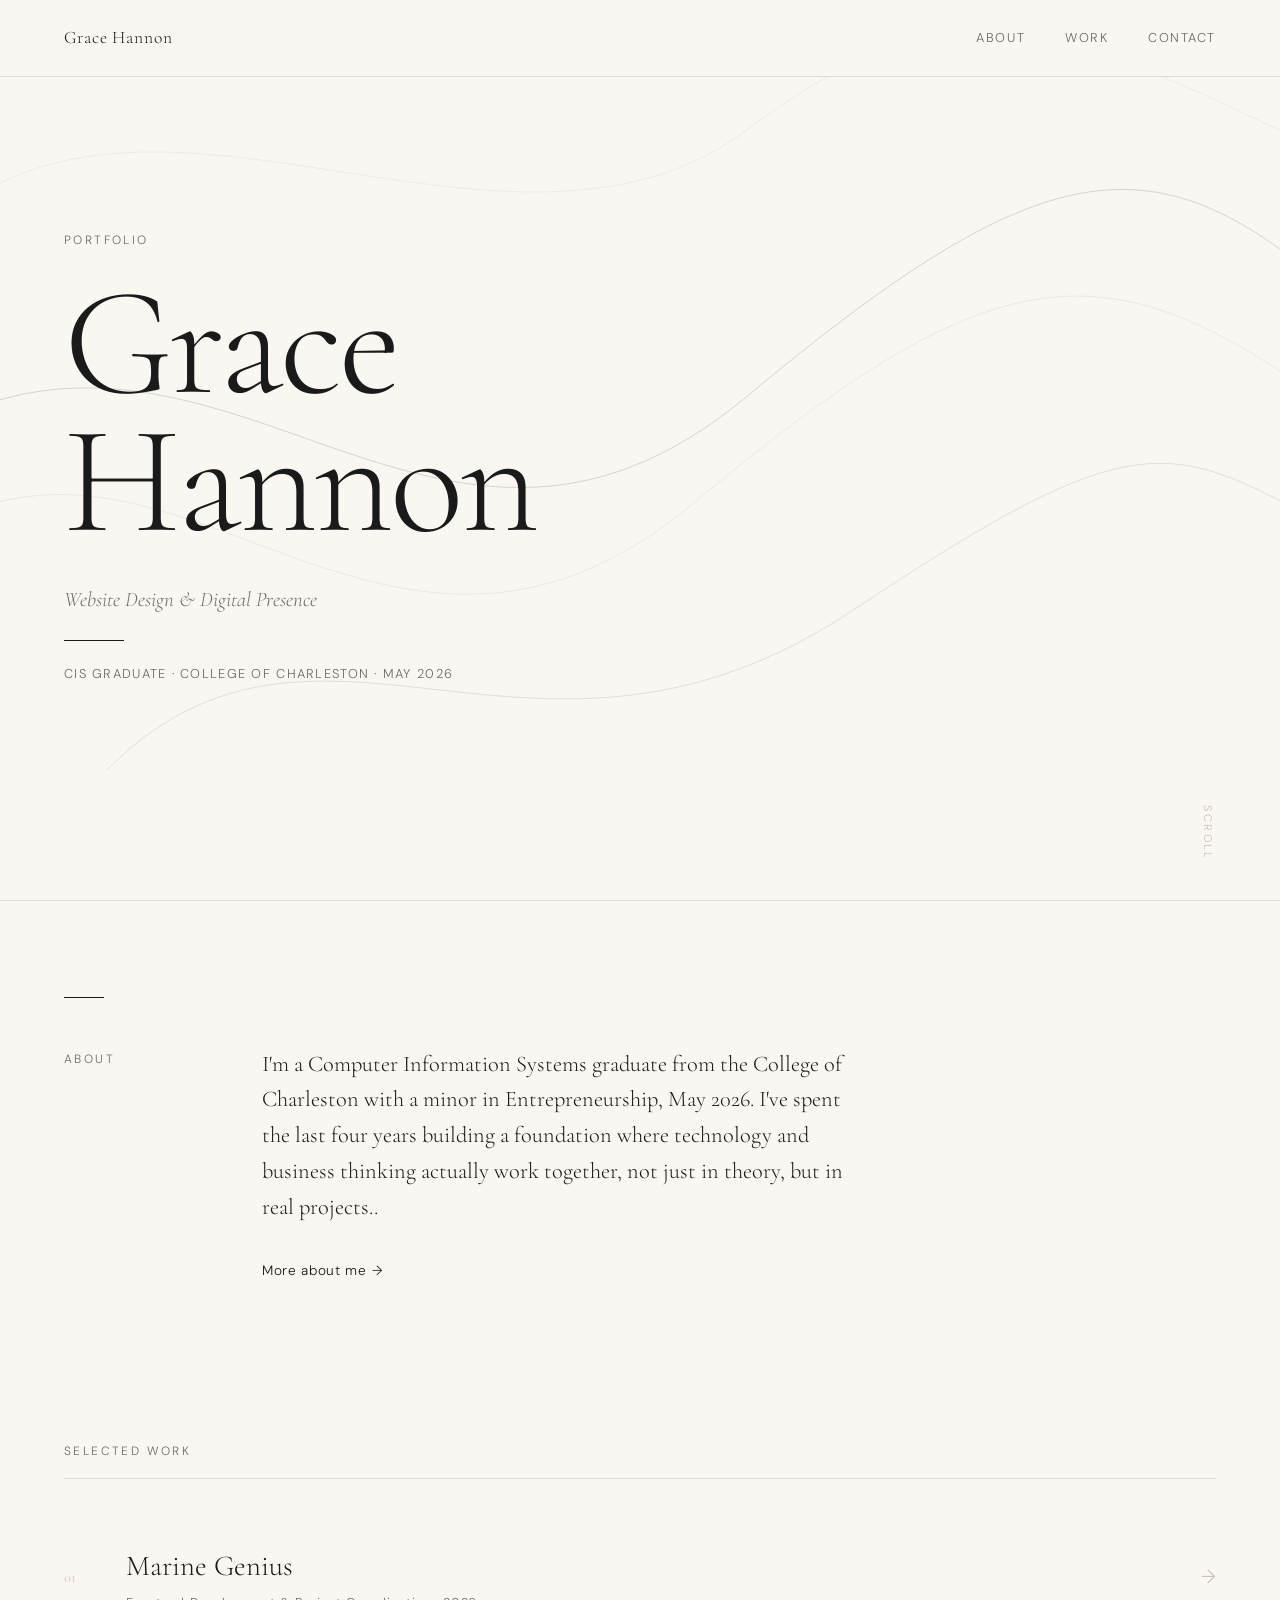
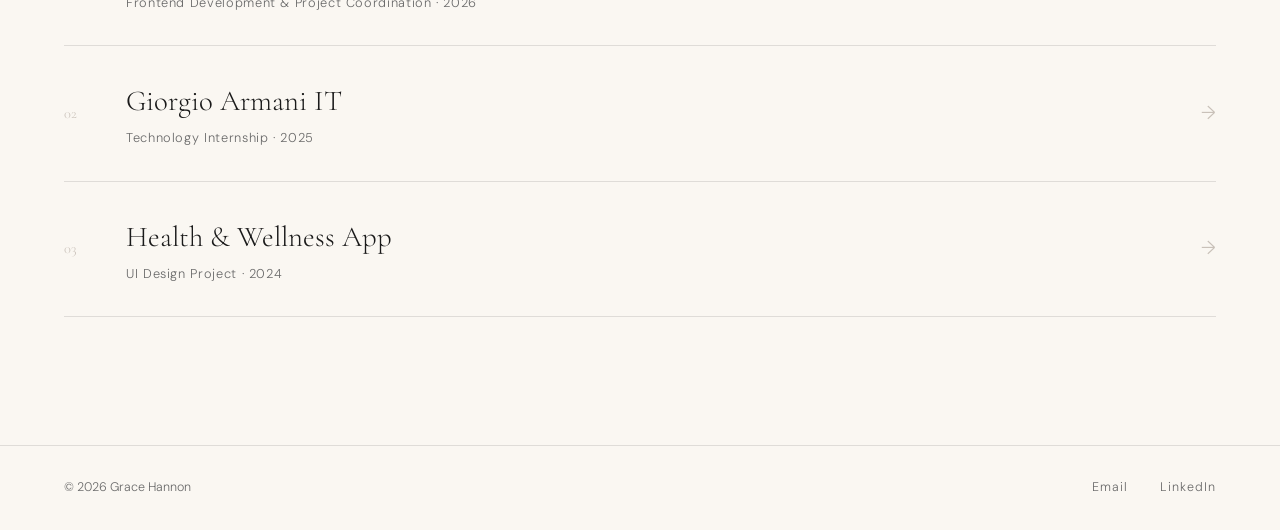
<file: index.html>
<!DOCTYPE html>
<html lang="en">
<head>
  <meta charset="UTF-8">
  <meta name="viewport" content="width=device-width, initial-scale=1.0">
  <title>Grace Hannon</title>
  <link rel="stylesheet" href="style.css">
  <link href="https://fonts.googleapis.com/css2?family=Cormorant+Garamond:ital,wght@0,300;0,400;1,300;1,400&family=DM+Sans:wght@300;400&display=swap" rel="stylesheet">
</head>
<body>
  <nav>
    <a href="index.html" class="nav-name">Grace Hannon</a>
    <div class="nav-links">
      <a href="about.html">About</a>
      <a href="work.html">Work</a>
      <a href="contact.html">Contact</a>
    </div>
  </nav>

  <main class="hero">
    <svg class="flow-bg" viewBox="0 0 1200 800" xmlns="http://www.w3.org/2000/svg">
      <path d="M-100,400 C200,200 400,600 700,350 S1100,100 1300,300" fill="none" stroke="#1a1a1a" stroke-width="0.6" opacity="0.25"/>
      <path d="M-100,500 C150,300 350,700 650,450 S1050,200 1300,400" fill="none" stroke="#1a1a1a" stroke-width="0.4" opacity="0.15"/>
      <path d="M100,700 C300,500 500,750 800,550 S1100,400 1300,500" fill="none" stroke="#1a1a1a" stroke-width="0.5" opacity="0.2"/>
      <path d="M0,150 C200,50 500,250 700,100 S1000,0 1300,150" fill="none" stroke="#1a1a1a" stroke-width="0.4" opacity="0.12"/>
    </svg>

    <div class="hero-content">
      <p class="hero-pre">Portfolio</p>
      <h1 class="hero-name">Grace<br>Hannon</h1>
      <p class="hero-tagline">Website Design & Digital Presence</p>
      <div class="hero-line"></div>
      <p class="hero-sub">CIS Graduate · College of Charleston · May 2026</p>
    </div>

    <div class="hero-scroll">Scroll</div>
  </main>

  <section class="home-intro">
    <div class="intro-line"></div>
    <div class="intro-grid">
      <div class="intro-label">About</div>
      <div class="intro-text">
        <p>
I'm a Computer Information Systems graduate from the College of Charleston with a minor in Entrepreneurship, May 2026. I've spent the last four years building a foundation where technology and business thinking actually work together, not just in theory, but in real projects..</p>
        <a href="about.html" class="btn-text">More about me →</a>
      </div>
    </div>
  </section>

  <section class="home-work">
    <div class="section-label">Selected Work</div>
    <div class="work-preview-grid">
      <a href="work.html" class="work-preview-card">
        <div class="card-num">01</div>
        <div class="card-info">
          <h3>Marine Genius</h3>
          <p>Frontend Development & Project Coordination · 2026</p>
        </div>
        <div class="card-arrow">→</div>
      </a>
      <a href="work.html" class="work-preview-card">
        <div class="card-num">02</div>
        <div class="card-info">
          <h3>Giorgio Armani IT</h3>
          <p>Technology Internship · 2025</p>
        </div>
        <div class="card-arrow">→</div>
      </a>
      <a href="work.html" class="work-preview-card">
        <div class="card-num">03</div>
        <div class="card-info">
          <h3>Health & Wellness App</h3>
          <p>UI Design Project · 2024</p>
        </div>
        <div class="card-arrow">→</div>
      </a>
    </div>
  </section>

  <footer>
    <p>© 2026 Grace Hannon</p>
    <div class="footer-links">
      <a href="mailto:graceannehannon@icloud.com">Email</a>
      <a href="https://linkedin.com/in/graceahannon" target="_blank">LinkedIn</a>
    </div>
  </footer>
</body>
</html>
</file>
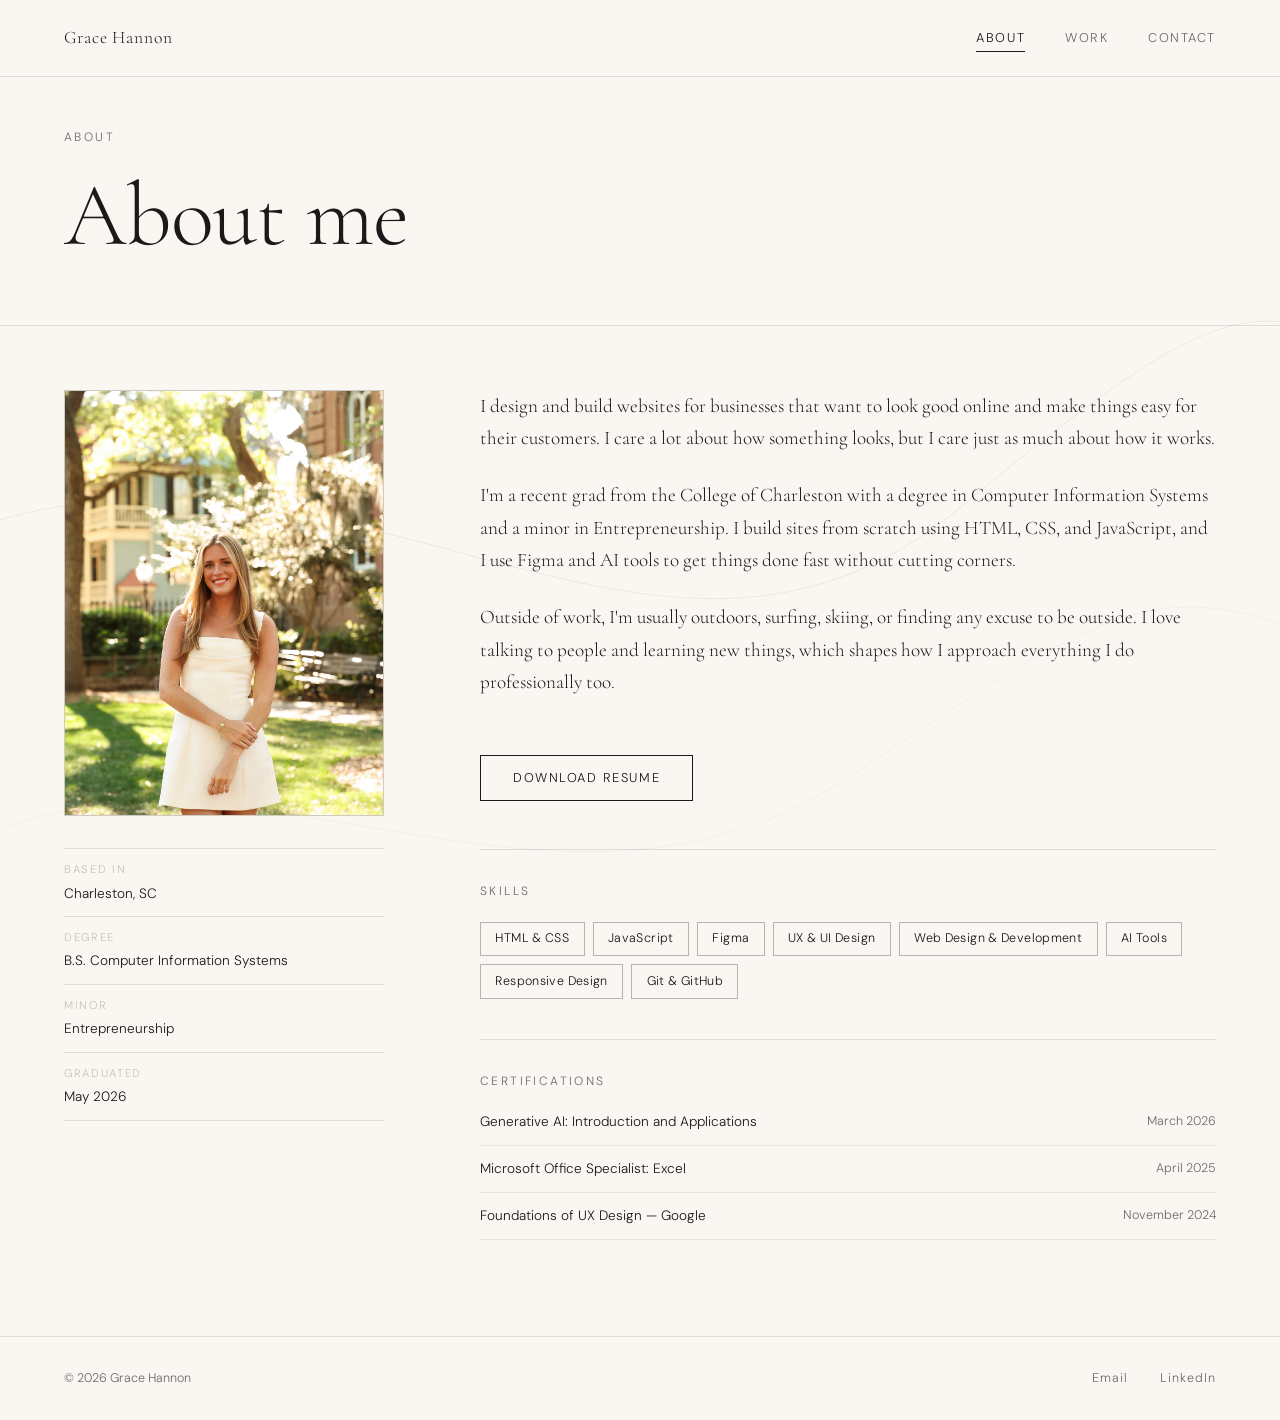
<file: about.html>
<!DOCTYPE html>
<html lang="en">
<head>
  <meta charset="UTF-8">
  <meta name="viewport" content="width=device-width, initial-scale=1.0">
  <title>About — Grace Hannon</title>
  <link rel="stylesheet" href="style.css">
  <link href="https://fonts.googleapis.com/css2?family=Cormorant+Garamond:ital,wght@0,300;0,400;1,300;1,400&family=DM+Sans:wght@300;400&display=swap" rel="stylesheet">
</head>
<body>
  <nav>
    <a href="index.html" class="nav-name">Grace Hannon</a>
    <div class="nav-links">
      <a href="about.html" class="active">About</a>
      <a href="work.html">Work</a>
      <a href="contact.html">Contact</a>
    </div>
  </nav>

  <main class="about-main">
    <svg class="flow-bg flow-bg--subtle" viewBox="0 0 1200 800" xmlns="http://www.w3.org/2000/svg">
      <path d="M-100,300 C300,100 600,500 900,250 S1200,50 1400,200" fill="none" stroke="#1a1a1a" stroke-width="0.5" opacity="0.18"/>
      <path d="M-100,600 C200,400 500,700 800,500 S1100,300 1400,450" fill="none" stroke="#1a1a1a" stroke-width="0.4" opacity="0.12"/>
    </svg>

    <div class="page-header">
      <p class="page-label">About</p>
      <h1 class="page-title">About me</h1>
    </div>

    <div class="about-grid">
      <div class="about-photo-col">
        <div class="about-photo-wrap">
          <img src="grace.jpg" alt="Grace Hannon" class="about-photo">
        </div>
        <div class="about-quick">
          <div class="quick-item">
            <span class="quick-label">Based in</span>
            <span class="quick-val">Charleston, SC</span>
          </div>
          <div class="quick-item">
            <span class="quick-label">Degree</span>
            <span class="quick-val">B.S. Computer Information Systems</span>
          </div>
          <div class="quick-item">
            <span class="quick-label">Minor</span>
            <span class="quick-val">Entrepreneurship</span>
          </div>
          <div class="quick-item">
            <span class="quick-label">Graduated</span>
            <span class="quick-val">May 2026</span>
          </div>
        </div>
      </div>

      <div class="about-text-col">
        <p class="about-bio">
          I design and build websites for businesses that want to look good online and make things easy for their customers. I care a lot about how something looks, but I care just as much about how it works.</p>

        <p class="about-bio">I'm a recent grad from the College of Charleston with a degree in Computer Information Systems and a minor in Entrepreneurship. I build sites from scratch using HTML, CSS, and JavaScript, and I use Figma and AI tools to get things done fast without cutting corners.</p>

        <p class="about-bio">Outside of work, I'm usually outdoors, surfing, skiing, or finding any excuse to be outside. I love talking to people and learning new things, which shapes how I approach everything I do professionally too.</p>

        <a href="Grace_Hannon_Resume.pdf" download class="btn-outline" style="margin-top: 2rem; display: inline-block;">Download Resume</a>

        <div class="skills-section">
          <p class="skills-title">Skills</p>
          <div class="skills-grid">
  <span class="skill-tag">HTML & CSS</span>
  <span class="skill-tag">JavaScript</span>
  <span class="skill-tag">Figma</span>
  <span class="skill-tag">UX & UI Design</span>
  <span class="skill-tag">Web Design & Development</span>
  <span class="skill-tag">AI Tools</span>
  <span class="skill-tag">Responsive Design</span>
  <span class="skill-tag">Git & GitHub</span>
          </div>
        </div>

        <div class="certs-section">
          <p class="skills-title">Certifications</p>
          <div class="cert-list">
            <div class="cert-item">
              <span>Generative AI: Introduction and Applications</span>
              <span class="cert-date">March 2026</span>
            </div>
            <div class="cert-item">
              <span>Microsoft Office Specialist: Excel</span>
              <span class="cert-date">April 2025</span>
            </div>
            <div class="cert-item">
              <span>Foundations of UX Design — Google</span>
              <span class="cert-date">November 2024</span>
            </div>
          </div>
        </div>
      </div>
    </div>
  </main>

  <footer>
    <p>© 2026 Grace Hannon</p>
    <div class="footer-links">
      <a href="mailto:graceannehannon@icloud.com">Email</a>
      <a href="https://linkedin.com/in/graceahannon" target="_blank">LinkedIn</a>
    </div>
  </footer>
</body>
</html>
</file>
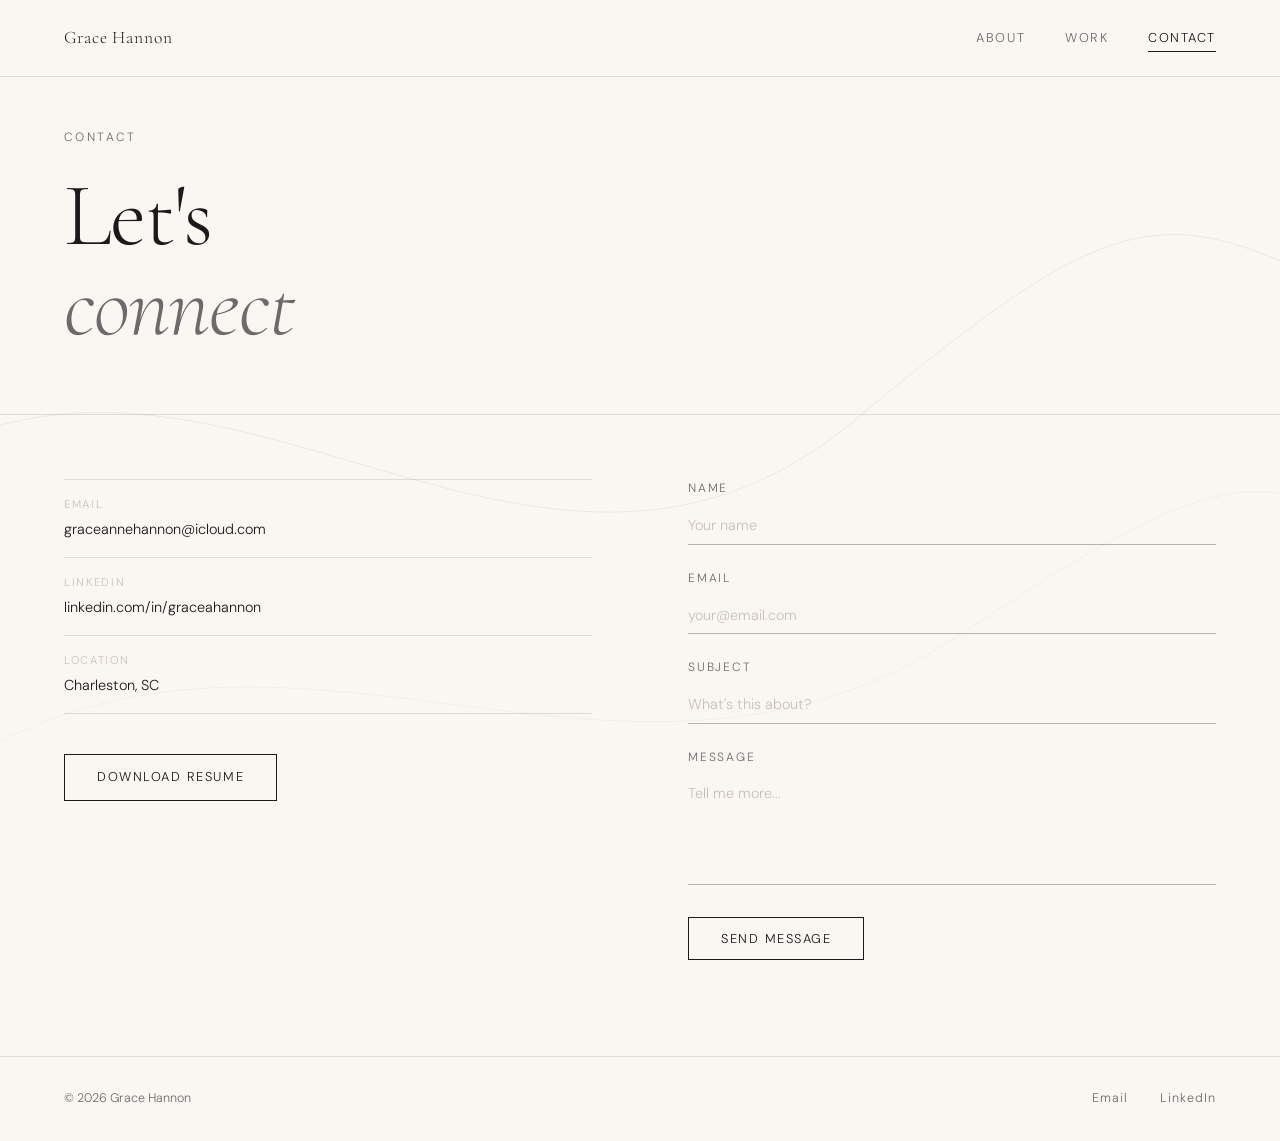
<file: contact.html>
<!DOCTYPE html>
<html lang="en">
<head>
  <meta charset="UTF-8">
  <meta name="viewport" content="width=device-width, initial-scale=1.0">
  <title>Contact — Grace Hannon</title>
  <link rel="stylesheet" href="style.css">
  <link href="https://fonts.googleapis.com/css2?family=Cormorant+Garamond:ital,wght@0,300;0,400;1,300;1,400&family=DM+Sans:wght@300;400&display=swap" rel="stylesheet">
</head>
<body>
  <nav>
    <a href="index.html" class="nav-name">Grace Hannon</a>
    <div class="nav-links">
      <a href="about.html">About</a>
      <a href="work.html">Work</a>
      <a href="contact.html" class="active">Contact</a>
    </div>
  </nav>

  <main class="contact-main">
    <svg class="flow-bg flow-bg--subtle" viewBox="0 0 1200 800" xmlns="http://www.w3.org/2000/svg">
      <path d="M-100,350 C200,150 500,550 800,300 S1100,100 1400,250" fill="none" stroke="#1a1a1a" stroke-width="0.5" opacity="0.18"/>
      <path d="M0,600 C300,450 600,700 900,500 S1200,350 1400,480" fill="none" stroke="#1a1a1a" stroke-width="0.4" opacity="0.12"/>
    </svg>

    <div class="page-header">
      <p class="page-label">Contact</p>
      <h1 class="page-title">Let's<br><em>connect</em></h1>
    </div>

    <div class="contact-grid">
      <div class="contact-info">

        <div class="contact-details">
          <div class="contact-detail-item">
            <span class="contact-detail-label">Email</span>
            <a href="mailto:graceannehannon@icloud.com" class="contact-detail-val">graceannehannon@icloud.com</a>
          </div>
          <div class="contact-detail-item">
            <span class="contact-detail-label">LinkedIn</span>
            <a href="https://linkedin.com/in/graceahannon" target="_blank" class="contact-detail-val">linkedin.com/in/graceahannon</a>
          </div>
          <div class="contact-detail-item">
            <span class="contact-detail-label">Location</span>
            <span class="contact-detail-val">Charleston, SC</span>
          </div>
        </div>

        <a href="Grace_Hannon_Resume.pdf" download class="btn-outline" style="margin-top: 2.5rem; display: inline-block;">Download Resume</a>
      </div>

      <div class="contact-form-col">
        <!-- Replace YOUR_FORM_ID with your Formspree form ID after signing up at formspree.io -->
        <form action="https://formspree.io/f/mlgagnbr" method="POST" class="contact-form">
          <div class="form-group">
            <label for="name">Name</label>
            <input type="text" id="name" name="name" required placeholder="Your name">
          </div>
          <div class="form-group">
            <label for="email">Email</label>
            <input type="email" id="email" name="email" required placeholder="your@email.com">
          </div>
          <div class="form-group">
            <label for="subject">Subject</label>
            <input type="text" id="subject" name="subject" placeholder="What's this about?">
          </div>
          <div class="form-group">
            <label for="message">Message</label>
            <textarea id="message" name="message" rows="5" required placeholder="Tell me more..."></textarea>
          </div>
          <button type="submit" class="btn-outline btn-submit">Send Message</button>
        </form>
      </div>
    </div>
  </main>

  <footer>
    <p>© 2026 Grace Hannon</p>
    <div class="footer-links">
      <a href="mailto:graceannehannon@icloud.com">Email</a>
      <a href="https://linkedin.com/in/graceahannon" target="_blank">LinkedIn</a>
    </div>
  </footer>
</body>
</html>
</file>
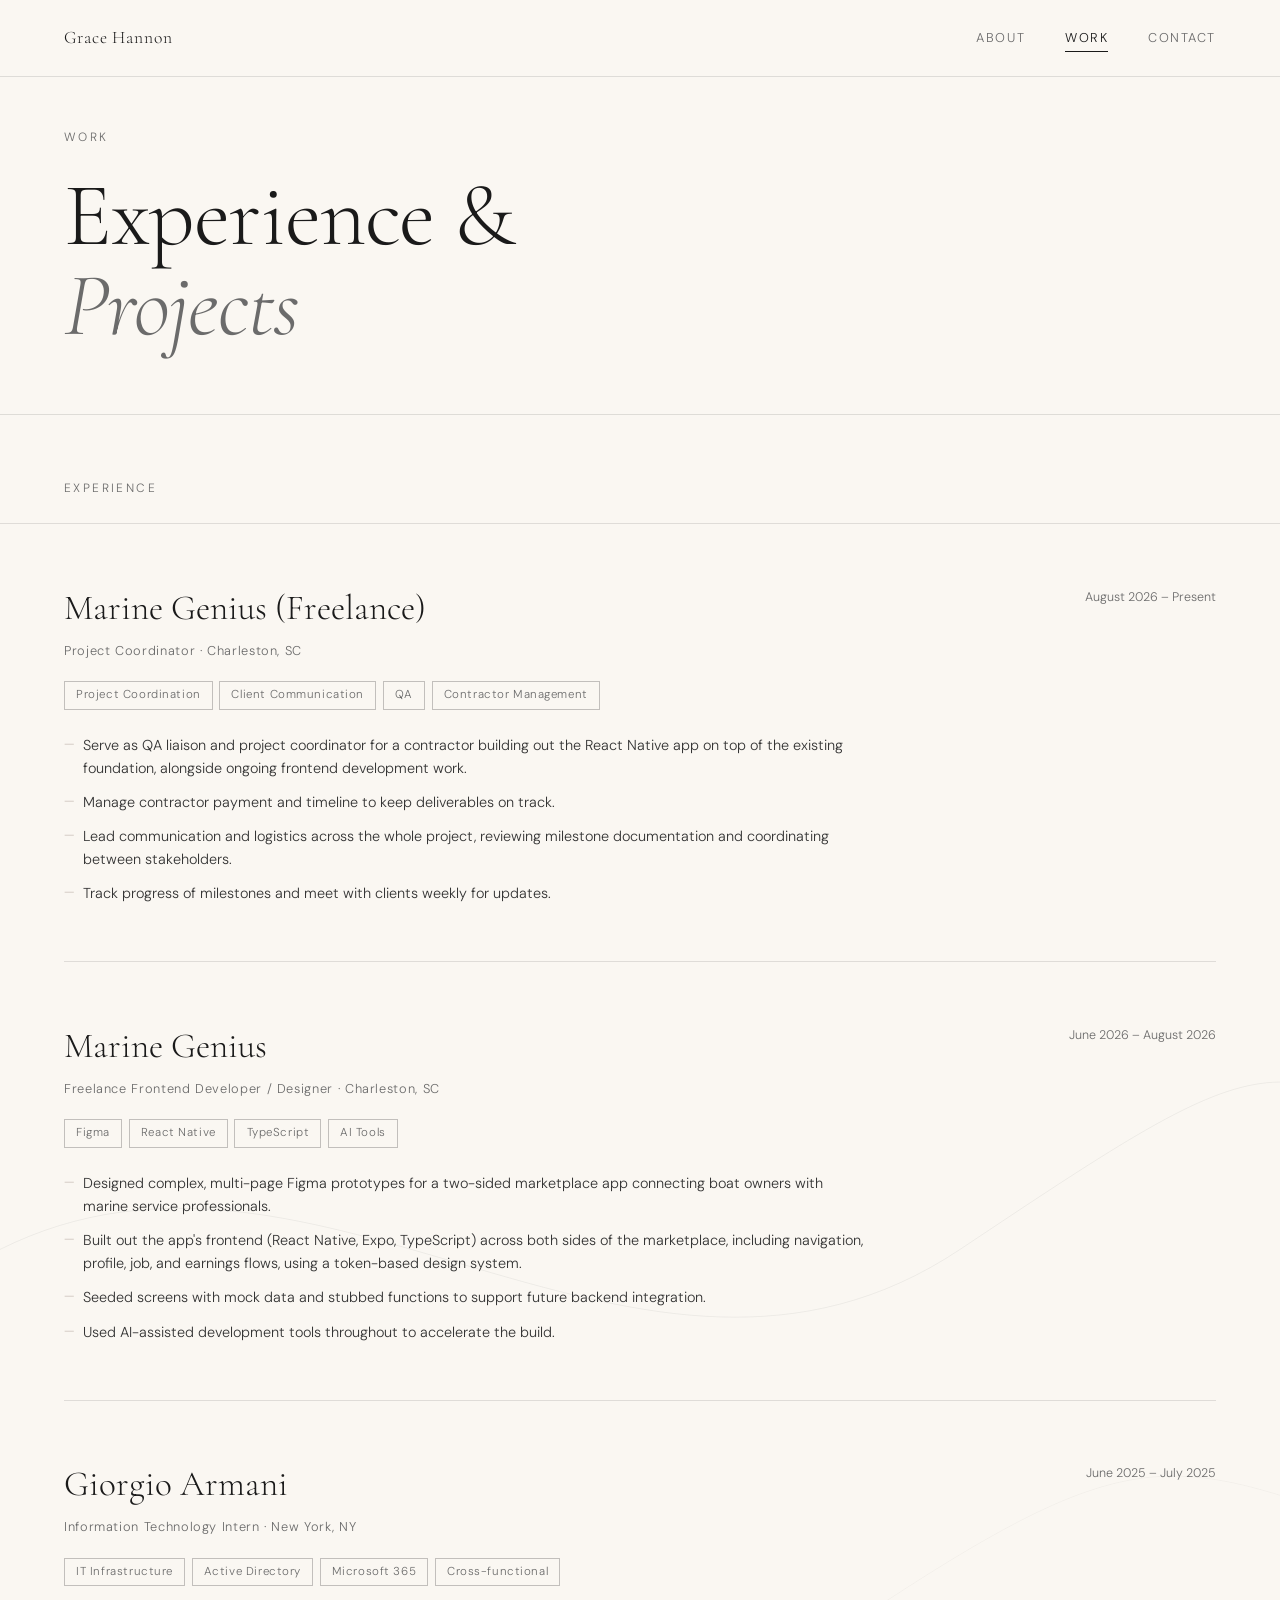
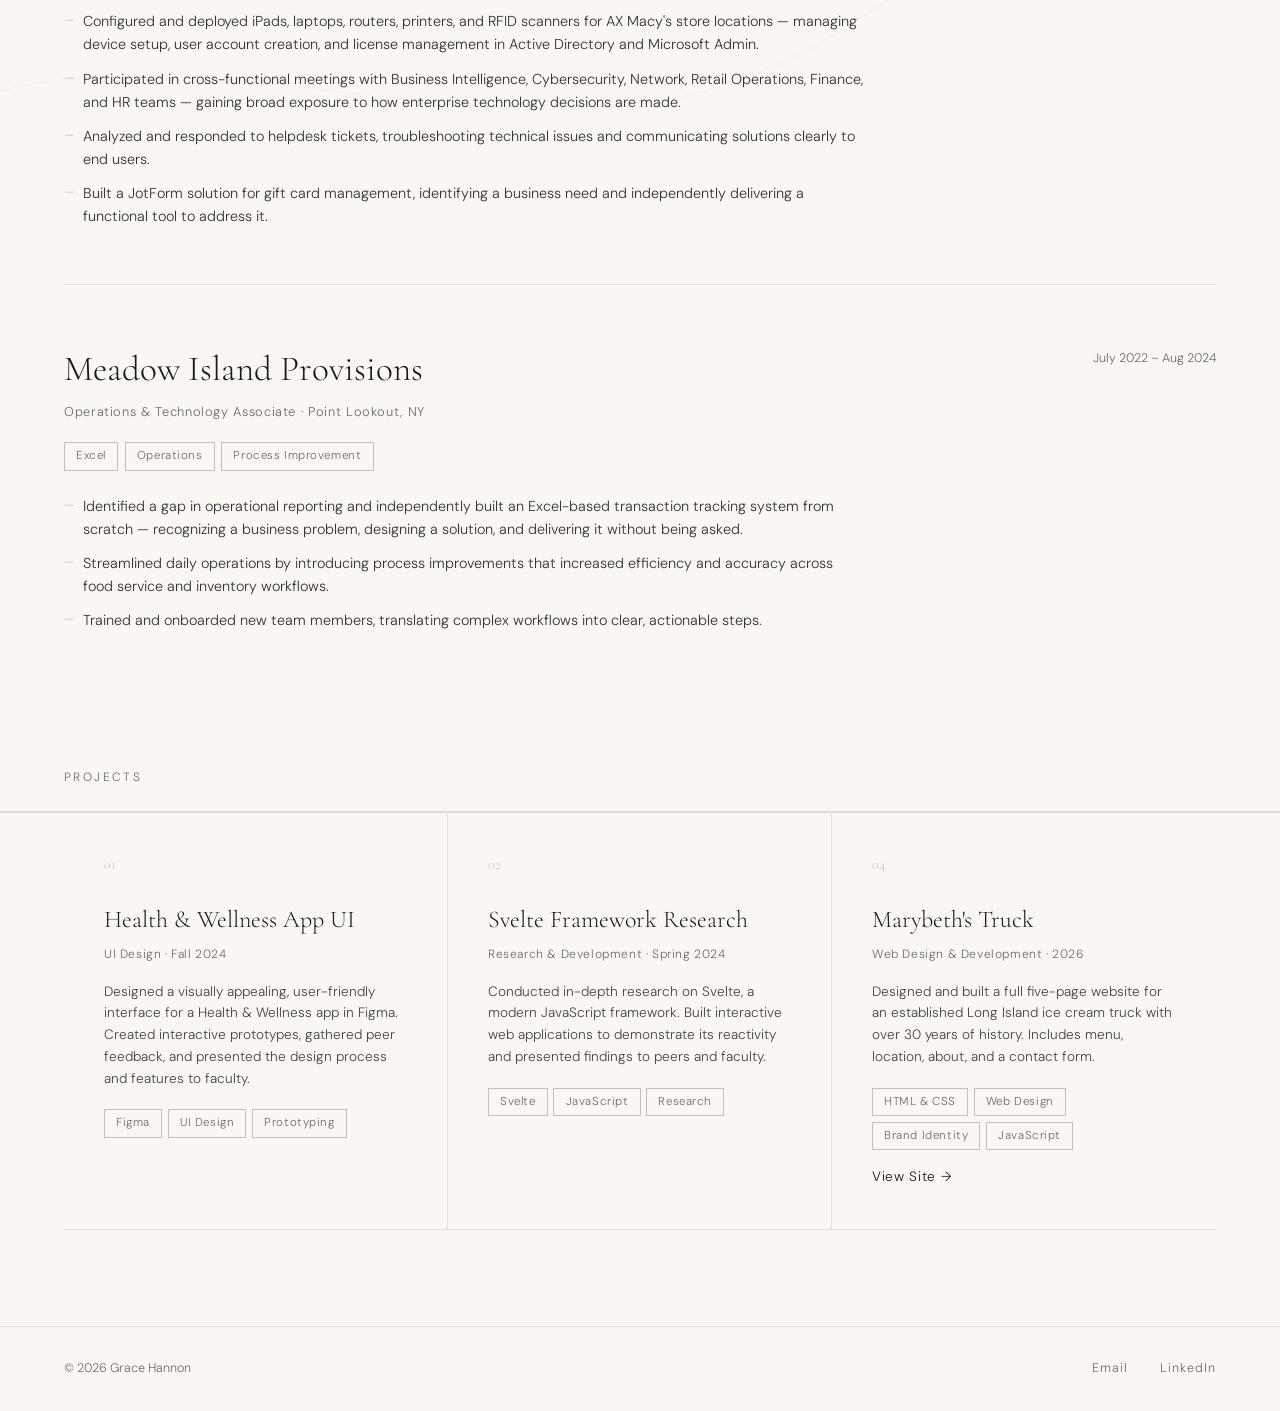
<file: work.html>
<!DOCTYPE html>
<html lang="en">
<head>
  <meta charset="UTF-8">
  <meta name="viewport" content="width=device-width, initial-scale=1.0">
  <title>Work — Grace Hannon</title>
  <link rel="stylesheet" href="style.css">
  <link href="https://fonts.googleapis.com/css2?family=Cormorant+Garamond:ital,wght@0,300;0,400;1,300;1,400&family=DM+Sans:wght@300;400&display=swap" rel="stylesheet">
</head>
<body>
  <nav>
    <a href="index.html" class="nav-name">Grace Hannon</a>
    <div class="nav-links">
      <a href="about.html">About</a>
      <a href="work.html" class="active">Work</a>
      <a href="contact.html">Contact</a>
    </div>
  </nav>

  <main class="work-main">
    <svg class="flow-bg flow-bg--subtle" viewBox="0 0 1200 800" xmlns="http://www.w3.org/2000/svg">
      <path d="M0,200 C300,50 600,400 900,200 S1200,0 1400,150" fill="none" stroke="#1a1a1a" stroke-width="0.5" opacity="0.15"/>
      <path d="M-100,650 C200,500 500,750 800,550 S1100,400 1400,500" fill="none" stroke="#1a1a1a" stroke-width="0.4" opacity="0.1"/>
    </svg>

    <div class="page-header">
      <p class="page-label">Work</p>
      <h1 class="page-title">Experience &<br><em>Projects</em></h1>
    </div>

    <div class="work-section-label">Experience</div>

    <div class="work-list">

      <div class="work-item">
        <div class="work-item-header">
          <div>
            <h2 class="work-item-title">Marine Genius (Freelance)</h2>
            <p class="work-item-sub">Project Coordinator · Charleston, SC</p>
          </div>
          <span class="work-item-date">August 2026 – Present</span>
        </div>
        <div class="work-item-tags">
          <span class="tag">Project Coordination</span>
          <span class="tag">Client Communication</span>
          <span class="tag">QA</span>
          <span class="tag">Contractor Management</span>
        </div>
        <ul class="work-item-bullets">
          <li>Serve as QA liaison and project coordinator for a contractor building out the React Native app on top of the existing foundation, alongside ongoing frontend development work.</li>
          <li>Manage contractor payment and timeline to keep deliverables on track.</li>
          <li>Lead communication and logistics across the whole project, reviewing milestone documentation and coordinating between stakeholders.</li>
          <li>Track progress of milestones and meet with clients weekly for updates.</li>
        </ul>
      </div>

      <div class="work-divider"></div>

      <div class="work-item">
        <div class="work-item-header">
          <div>
            <h2 class="work-item-title">Marine Genius</h2>
            <p class="work-item-sub">Freelance Frontend Developer / Designer · Charleston, SC</p>
          </div>
          <span class="work-item-date">June 2026 – August 2026</span>
        </div>
        <div class="work-item-tags">
          <span class="tag">Figma</span>
          <span class="tag">React Native</span>
          <span class="tag">TypeScript</span>
          <span class="tag">AI Tools</span>
        </div>
        <ul class="work-item-bullets">
          <li>Designed complex, multi-page Figma prototypes for a two-sided marketplace app connecting boat owners with marine service professionals.</li>
          <li>Built out the app's frontend (React Native, Expo, TypeScript) across both sides of the marketplace, including navigation, profile, job, and earnings flows, using a token-based design system.</li>
          <li>Seeded screens with mock data and stubbed functions to support future backend integration.</li>
          <li>Used AI-assisted development tools throughout to accelerate the build.</li>
        </ul>
      </div>

      <div class="work-divider"></div>

      <div class="work-item">
        <div class="work-item-header">
          <div>
            <h2 class="work-item-title">Giorgio Armani</h2>
            <p class="work-item-sub">Information Technology Intern · New York, NY</p>
          </div>
          <span class="work-item-date">June 2025 – July 2025</span>
        </div>
        <div class="work-item-tags">
          <span class="tag">IT Infrastructure</span>
          <span class="tag">Active Directory</span>
          <span class="tag">Microsoft 365</span>
          <span class="tag">Cross-functional</span>
        </div>
        <ul class="work-item-bullets">
          <li>Configured and deployed iPads, laptops, routers, printers, and RFID scanners for AX Macy's store locations — managing device setup, user account creation, and license management in Active Directory and Microsoft Admin.</li>
          <li>Participated in cross-functional meetings with Business Intelligence, Cybersecurity, Network, Retail Operations, Finance, and HR teams — gaining broad exposure to how enterprise technology decisions are made.</li>
          <li>Analyzed and responded to helpdesk tickets, troubleshooting technical issues and communicating solutions clearly to end users.</li>
          <li>Built a JotForm solution for gift card management, identifying a business need and independently delivering a functional tool to address it.</li>
        </ul>
      </div>

      <div class="work-divider"></div>

      <div class="work-item">
        <div class="work-item-header">
          <div>
            <h2 class="work-item-title">Meadow Island Provisions</h2>
            <p class="work-item-sub">Operations & Technology Associate · Point Lookout, NY</p>
          </div>
          <span class="work-item-date">July 2022 – Aug 2024</span>
        </div>
        <div class="work-item-tags">
          <span class="tag">Excel</span>
          <span class="tag">Operations</span>
          <span class="tag">Process Improvement</span>
        </div>
        <ul class="work-item-bullets">
          <li>Identified a gap in operational reporting and independently built an Excel-based transaction tracking system from scratch — recognizing a business problem, designing a solution, and delivering it without being asked.</li>
          <li>Streamlined daily operations by introducing process improvements that increased efficiency and accuracy across food service and inventory workflows.</li>
          <li>Trained and onboarded new team members, translating complex workflows into clear, actionable steps.</li>
        </ul>
      </div>

    </div>

    <div class="work-section-label" style="margin-top: 5rem;">Projects</div>

    <div class="projects-grid">

      <div class="project-card">
        <div class="project-num">01</div>
        <h3 class="project-title">Health & Wellness App UI</h3>
        <p class="project-meta">UI Design · Fall 2024</p>
        <p class="project-desc">Designed a visually appealing, user-friendly interface for a Health & Wellness app in Figma. Created interactive prototypes, gathered peer feedback, and presented the design process and features to faculty.</p>
        <div class="project-tags">
          <span class="tag">Figma</span>
          <span class="tag">UI Design</span>
          <span class="tag">Prototyping</span>
        </div>
      </div>

      <div class="project-card">
        <div class="project-num">02</div>
        <h3 class="project-title">Svelte Framework Research</h3>
        <p class="project-meta">Research & Development · Spring 2024</p>
        <p class="project-desc">Conducted in-depth research on Svelte, a modern JavaScript framework. Built interactive web applications to demonstrate its reactivity and presented findings to peers and faculty.</p>
        <div class="project-tags">
          <span class="tag">Svelte</span>
          <span class="tag">JavaScript</span>
          <span class="tag">Research</span>
        </div>
      </div>
      <div class="project-card">
        <div class="project-num">04</div>
        <h3 class="project-title">Marybeth's Truck</h3>
        <p class="project-meta">Web Design & Development · 2026</p>
        <p class="project-desc">Designed and built a full five-page website for an established Long Island ice cream truck with over 30 years of history. Includes menu, location, about, and a contact form.</p>
        <div class="project-tags">
          <span class="tag">HTML & CSS</span>
          <span class="tag">Web Design</span>
          <span class="tag">Brand Identity</span>
          <span class="tag">JavaScript</span>
        </div>
        <a href="https://marybethstruck.netlify.app/" target="_blank" class="btn-text" style="margin-top: 1rem; display: inline-block; font-size: 0.85rem;">View Site →</a>
      </div>
      </div>

    </div>

  </main>

  <footer>
    <p>© 2026 Grace Hannon</p>
    <div class="footer-links">
      <a href="mailto:graceannehannon@icloud.com">Email</a>
      <a href="https://linkedin.com/in/graceahannon" target="_blank">LinkedIn</a>
    </div>
  </footer>
</body>
</html>
</file>
<file: style.css>
/* ============================================
   GRACE HANNON PORTFOLIO
   Aesthetic: Editorial organic minimalism
   ============================================ */

@import url('https://fonts.googleapis.com/css2?family=Cormorant+Garamond:ital,wght@0,300;0,400;1,300;1,400&family=DM+Sans:wght@300;400&display=swap');

:root {
  --beige: #FAF7F2;
  --beige-dark: #F0EBE3;
  --black: #1a1a1a;
  --gray: #6b6b6b;
  --gray-light: #c8c0b8;
  --serif: 'Cormorant Garamond', Georgia, serif;
  --sans: 'DM Sans', sans-serif;
}

*, *::before, *::after {
  box-sizing: border-box;
  margin: 0;
  padding: 0;
}

html {
  scroll-behavior: smooth;
}

body {
  background-color: var(--beige);
  color: var(--black);
  font-family: var(--sans);
  font-weight: 300;
  line-height: 1.6;
  min-height: 100vh;
  overflow-x: hidden;
}

/* ---- NAVIGATION ---- */
nav {
  position: fixed;
  top: 0;
  left: 0;
  right: 0;
  z-index: 100;
  display: flex;
  justify-content: space-between;
  align-items: center;
  padding: 1.5rem 4rem;
  background: rgba(250, 247, 242, 0.92);
  backdrop-filter: blur(8px);
  border-bottom: 0.5px solid rgba(26, 26, 26, 0.12);
}

.nav-name {
  font-family: var(--serif);
  font-size: 1.1rem;
  font-weight: 300;
  color: var(--black);
  text-decoration: none;
  letter-spacing: 0.05em;
}

.nav-links {
  display: flex;
  gap: 2.5rem;
}

.nav-links a {
  font-family: var(--sans);
  font-size: 0.8rem;
  font-weight: 300;
  color: var(--gray);
  text-decoration: none;
  letter-spacing: 0.12em;
  text-transform: uppercase;
  transition: color 0.2s;
  position: relative;
}

.nav-links a::after {
  content: '';
  position: absolute;
  bottom: -3px;
  left: 0;
  width: 0;
  height: 0.5px;
  background: var(--black);
  transition: width 0.3s;
}

.nav-links a:hover,
.nav-links a.active {
  color: var(--black);
}

.nav-links a:hover::after,
.nav-links a.active::after {
  width: 100%;
}

/* ---- FLOW SVG ---- */
.flow-bg {
  position: absolute;
  top: 0;
  left: 0;
  width: 100%;
  height: 100%;
  pointer-events: none;
  z-index: 0;
}

.flow-bg--subtle {
  opacity: 0.7;
}

/* ---- BUTTONS ---- */
.btn-outline {
  display: inline-block;
  padding: 0.75rem 2rem;
  border: 0.5px solid var(--black);
  color: var(--black);
  text-decoration: none;
  font-family: var(--sans);
  font-size: 0.8rem;
  font-weight: 300;
  letter-spacing: 0.12em;
  text-transform: uppercase;
  transition: all 0.25s;
  cursor: pointer;
  background: transparent;
}

.btn-outline:hover {
  background: var(--black);
  color: var(--beige);
}

.btn-text {
  display: inline-block;
  color: var(--black);
  text-decoration: none;
  font-family: var(--sans);
  font-size: 0.85rem;
  font-weight: 300;
  letter-spacing: 0.05em;
  transition: opacity 0.2s;
}

.btn-text:hover {
  opacity: 0.5;
}

/* ---- HERO ---- */
.hero {
  position: relative;
  min-height: 100vh;
  display: flex;
  flex-direction: column;
  justify-content: center;
  padding: 8rem 4rem 4rem;
  overflow: hidden;
}

.hero-content {
  position: relative;
  z-index: 1;
  max-width: 700px;
}

.hero-pre {
  font-family: var(--sans);
  font-size: 0.75rem;
  letter-spacing: 0.2em;
  text-transform: uppercase;
  color: var(--gray);
  margin-bottom: 1.5rem;
}

.hero-name {
  font-family: var(--serif);
  font-size: clamp(5rem, 12vw, 10rem);
  font-weight: 300;
  line-height: 0.9;
  letter-spacing: -0.02em;
  margin-bottom: 2rem;
}

.hero-tagline {
  font-family: var(--serif);
  font-size: 1.3rem;
  font-weight: 300;
  font-style: italic;
  color: var(--gray);
  margin-bottom: 1.5rem;
}

.hero-line {
  width: 60px;
  height: 0.5px;
  background: var(--black);
  margin-bottom: 1.5rem;
}

.hero-sub {
  font-family: var(--sans);
  font-size: 0.8rem;
  letter-spacing: 0.1em;
  color: var(--gray);
  margin-bottom: 3rem;
  text-transform: uppercase;
}

.hero-cta {
  display: flex;
  align-items: center;
  gap: 2.5rem;
}

.hero-scroll {
  position: absolute;
  bottom: 2.5rem;
  right: 4rem;
  font-family: var(--sans);
  font-size: 0.7rem;
  letter-spacing: 0.2em;
  text-transform: uppercase;
  color: var(--gray-light);
  writing-mode: vertical-rl;
  z-index: 1;
}

/* ---- HOME INTRO ---- */
.home-intro {
  padding: 6rem 4rem;
  border-top: 0.5px solid rgba(26, 26, 26, 0.12);
}

.intro-line {
  width: 40px;
  height: 0.5px;
  background: var(--black);
  margin-bottom: 3rem;
}

.intro-grid {
  display: grid;
  grid-template-columns: 150px 1fr;
  gap: 3rem;
  max-width: 800px;
}

.intro-label {
  font-family: var(--sans);
  font-size: 0.75rem;
  letter-spacing: 0.2em;
  text-transform: uppercase;
  color: var(--gray);
  padding-top: 0.3rem;
}

.intro-text p {
  font-family: var(--serif);
  font-size: 1.4rem;
  font-weight: 300;
  line-height: 1.6;
  margin-bottom: 2rem;
}

/* ---- HOME WORK PREVIEW ---- */
.home-work {
  padding: 4rem 4rem 8rem;
}

.section-label {
  font-family: var(--sans);
  font-size: 0.75rem;
  letter-spacing: 0.2em;
  text-transform: uppercase;
  color: var(--gray);
  margin-bottom: 2rem;
  padding-bottom: 1rem;
  border-bottom: 0.5px solid rgba(26,26,26,0.12);
}

.work-preview-grid {
  display: flex;
  flex-direction: column;
}

.work-preview-card {
  display: flex;
  align-items: center;
  gap: 2rem;
  padding: 2rem 0;
  border-bottom: 0.5px solid rgba(26,26,26,0.12);
  text-decoration: none;
  color: var(--black);
  transition: all 0.25s;
}

.work-preview-card:hover {
  padding-left: 1rem;
}

.card-num {
  font-family: var(--serif);
  font-size: 0.9rem;
  color: var(--gray-light);
  min-width: 30px;
}

.card-info {
  flex: 1;
}

.card-info h3 {
  font-family: var(--serif);
  font-size: 1.8rem;
  font-weight: 300;
}

.card-info p {
  font-family: var(--sans);
  font-size: 0.8rem;
  color: var(--gray);
  letter-spacing: 0.05em;
  margin-top: 0.25rem;
}

.card-arrow {
  font-size: 1.2rem;
  color: var(--gray-light);
  transition: transform 0.25s;
}

.work-preview-card:hover .card-arrow {
  transform: translateX(5px);
  color: var(--black);
}

/* ---- PAGE HEADER ---- */
.page-header {
  position: relative;
  z-index: 1;
  padding: 8rem 4rem 4rem;
  border-bottom: 0.5px solid rgba(26,26,26,0.12);
  margin-bottom: 4rem;
}

.page-label {
  font-family: var(--sans);
  font-size: 0.75rem;
  letter-spacing: 0.2em;
  text-transform: uppercase;
  color: var(--gray);
  margin-bottom: 1.5rem;
}

.page-title {
  font-family: var(--serif);
  font-size: clamp(3rem, 7vw, 6rem);
  font-weight: 300;
  line-height: 1;
  letter-spacing: -0.01em;
}

.page-title em {
  font-style: italic;
  color: var(--gray);
}

/* ---- ABOUT PAGE ---- */
.about-main {
  position: relative;
  overflow: hidden;
}

.about-grid {
  display: grid;
  grid-template-columns: 320px 1fr;
  gap: 6rem;
  padding: 0 4rem 6rem;
}

.about-photo-wrap {
  position: relative;
}

.about-photo {
  width: 100%;
  aspect-ratio: 3/4;
  object-fit: cover;
  object-position: top;
  display: block;
  border: 0.5px solid rgba(26,26,26,0.2);
}

.about-quick {
  margin-top: 2rem;
  border-top: 0.5px solid rgba(26,26,26,0.12);
}

.quick-item {
  display: flex;
  flex-direction: column;
  padding: 0.75rem 0;
  border-bottom: 0.5px solid rgba(26,26,26,0.12);
}

.quick-label {
  font-family: var(--sans);
  font-size: 0.7rem;
  letter-spacing: 0.15em;
  text-transform: uppercase;
  color: var(--gray-light);
  margin-bottom: 0.2rem;
}

.quick-val {
  font-family: var(--sans);
  font-size: 0.85rem;
  color: var(--black);
}

.about-bio {
  font-family: var(--serif);
  font-size: 1.2rem;
  font-weight: 300;
  line-height: 1.7;
  margin-bottom: 1.5rem;
  color: var(--black);
}

.skills-section {
  margin-top: 3rem;
  padding-top: 2rem;
  border-top: 0.5px solid rgba(26,26,26,0.12);
}

.skills-title {
  font-family: var(--sans);
  font-size: 0.75rem;
  letter-spacing: 0.2em;
  text-transform: uppercase;
  color: var(--gray);
  margin-bottom: 1.25rem;
}

.skills-grid {
  display: flex;
  flex-wrap: wrap;
  gap: 0.5rem;
}

.skill-tag {
  display: inline-block;
  padding: 0.4rem 0.9rem;
  border: 0.5px solid rgba(26,26,26,0.3);
  font-family: var(--sans);
  font-size: 0.78rem;
  color: var(--black);
  letter-spacing: 0.03em;
}

.certs-section {
  margin-top: 2.5rem;
  padding-top: 2rem;
  border-top: 0.5px solid rgba(26,26,26,0.12);
}

.cert-list {
  display: flex;
  flex-direction: column;
  gap: 0.75rem;
}

.cert-item {
  display: flex;
  justify-content: space-between;
  align-items: center;
  padding-bottom: 0.75rem;
  border-bottom: 0.5px solid rgba(26,26,26,0.08);
  font-family: var(--sans);
  font-size: 0.85rem;
}

.cert-date {
  color: var(--gray);
  font-size: 0.78rem;
  white-space: nowrap;
  margin-left: 1rem;
}

/* ---- WORK PAGE ---- */
.work-main {
  position: relative;
  overflow: hidden;
}

.work-section-label {
  font-family: var(--sans);
  font-size: 0.75rem;
  letter-spacing: 0.2em;
  text-transform: uppercase;
  color: var(--gray);
  padding: 0 4rem 1.5rem;
  border-bottom: 0.5px solid rgba(26,26,26,0.12);
}

.work-list {
  padding: 0 4rem;
}

.work-item {
  padding: 3.5rem 0;
}

.work-divider {
  height: 0.5px;
  background: rgba(26,26,26,0.12);
}

.work-item-header {
  display: flex;
  justify-content: space-between;
  align-items: flex-start;
  margin-bottom: 1.25rem;
}

.work-item-title {
  font-family: var(--serif);
  font-size: 2.2rem;
  font-weight: 300;
  margin-bottom: 0.3rem;
}

.work-item-sub {
  font-family: var(--sans);
  font-size: 0.8rem;
  color: var(--gray);
  letter-spacing: 0.05em;
}

.work-item-date {
  font-family: var(--sans);
  font-size: 0.78rem;
  color: var(--gray);
  white-space: nowrap;
  padding-top: 0.5rem;
}

.work-item-tags {
  display: flex;
  flex-wrap: wrap;
  gap: 0.4rem;
  margin-bottom: 1.5rem;
}

.tag {
  display: inline-block;
  padding: 0.25rem 0.7rem;
  border: 0.5px solid rgba(26,26,26,0.25);
  font-family: var(--sans);
  font-size: 0.72rem;
  color: var(--gray);
  letter-spacing: 0.05em;
}

.work-item-bullets {
  list-style: none;
  display: flex;
  flex-direction: column;
  gap: 0.7rem;
  max-width: 800px;
}

.work-item-bullets li {
  font-family: var(--sans);
  font-size: 0.9rem;
  font-weight: 300;
  line-height: 1.6;
  padding-left: 1.2rem;
  position: relative;
  color: #333;
}

.work-item-bullets li::before {
  content: '—';
  position: absolute;
  left: 0;
  color: var(--gray-light);
  font-size: 0.8rem;
}

/* ---- PROJECTS GRID ---- */
.projects-grid {
  display: grid;
  grid-template-columns: repeat(3, 1fr);
  gap: 0;
  padding: 0 4rem 6rem;
  border-top: 0.5px solid rgba(26,26,26,0.12);
}

.project-card {
  padding: 2.5rem;
  border-right: 0.5px solid rgba(26,26,26,0.12);
  border-bottom: 0.5px solid rgba(26,26,26,0.12);
  transition: background 0.25s;
}

.project-card:last-child {
  border-right: none;
}

.project-card:hover {
  background: var(--beige-dark);
}

.project-num {
  font-family: var(--serif);
  font-size: 0.9rem;
  color: var(--gray-light);
  margin-bottom: 1.5rem;
}

.project-title {
  font-family: var(--serif);
  font-size: 1.5rem;
  font-weight: 300;
  margin-bottom: 0.4rem;
}

.project-meta {
  font-family: var(--sans);
  font-size: 0.75rem;
  color: var(--gray);
  letter-spacing: 0.05em;
  margin-bottom: 1rem;
}

.project-desc {
  font-family: var(--sans);
  font-size: 0.85rem;
  font-weight: 300;
  line-height: 1.6;
  color: #444;
  margin-bottom: 1.25rem;
}

.project-tags {
  display: flex;
  flex-wrap: wrap;
  gap: 0.35rem;
}

/* ---- CONTACT PAGE ---- */
.contact-main {
  position: relative;
  overflow: hidden;
}

.contact-grid {
  display: grid;
  grid-template-columns: 1fr 1fr;
  gap: 6rem;
  padding: 0 4rem 6rem;
}

.contact-intro {
  font-family: var(--serif);
  font-size: 1.2rem;
  font-weight: 300;
  line-height: 1.7;
  margin-bottom: 3rem;
}

.contact-details {
  display: flex;
  flex-direction: column;
  gap: 0;
  border-top: 0.5px solid rgba(26,26,26,0.12);
}

.contact-detail-item {
  display: flex;
  flex-direction: column;
  padding: 1rem 0;
  border-bottom: 0.5px solid rgba(26,26,26,0.12);
}

.contact-detail-label {
  font-family: var(--sans);
  font-size: 0.7rem;
  letter-spacing: 0.15em;
  text-transform: uppercase;
  color: var(--gray-light);
  margin-bottom: 0.25rem;
}

.contact-detail-val {
  font-family: var(--sans);
  font-size: 0.9rem;
  color: var(--black);
  text-decoration: none;
  transition: opacity 0.2s;
}

.contact-detail-val:hover {
  opacity: 0.5;
}

/* ---- CONTACT FORM ---- */
.contact-form {
  display: flex;
  flex-direction: column;
  gap: 1.5rem;
}

.form-group {
  display: flex;
  flex-direction: column;
  gap: 0.5rem;
}

.form-group label {
  font-family: var(--sans);
  font-size: 0.75rem;
  letter-spacing: 0.15em;
  text-transform: uppercase;
  color: var(--gray);
}

.form-group input,
.form-group textarea {
  background: transparent;
  border: none;
  border-bottom: 0.5px solid rgba(26,26,26,0.3);
  padding: 0.6rem 0;
  font-family: var(--sans);
  font-size: 0.9rem;
  font-weight: 300;
  color: var(--black);
  outline: none;
  transition: border-color 0.2s;
  resize: none;
}

.form-group input:focus,
.form-group textarea:focus {
  border-bottom-color: var(--black);
}

.form-group input::placeholder,
.form-group textarea::placeholder {
  color: var(--gray-light);
}

.btn-submit {
  align-self: flex-start;
  margin-top: 0.5rem;
}

/* ---- FOOTER ---- */
footer {
  display: flex;
  justify-content: space-between;
  align-items: center;
  padding: 2rem 4rem;
  border-top: 0.5px solid rgba(26,26,26,0.12);
  font-family: var(--sans);
  font-size: 0.78rem;
  color: var(--gray);
}

.footer-links {
  display: flex;
  gap: 2rem;
}

.footer-links a {
  color: var(--gray);
  text-decoration: none;
  letter-spacing: 0.08em;
  transition: color 0.2s;
}

.footer-links a:hover {
  color: var(--black);
}

/* ---- ANIMATIONS ---- */
@keyframes fadeUp {
  from {
    opacity: 0;
    transform: translateY(20px);
  }
  to {
    opacity: 1;
    transform: translateY(0);
  }
}

.hero-content {
  animation: fadeUp 0.8s ease forwards;
}

.page-header {
  animation: fadeUp 0.6s ease forwards;
}

/* ---- RESPONSIVE ---- */
@media (max-width: 900px) {
  nav {
    padding: 1.25rem 2rem;
  }

  .hero,
  .home-intro,
  .home-work,
  .page-header,
  .work-list,
  .work-section-label {
    padding-left: 2rem;
    padding-right: 2rem;
  }

  .about-grid,
  .contact-grid,
  .projects-grid {
    grid-template-columns: 1fr;
    padding: 0 2rem 4rem;
    gap: 3rem;
  }

  .projects-grid {
    grid-template-columns: 1fr;
  }

  .project-card {
    border-right: none;
  }

  .intro-grid {
    grid-template-columns: 1fr;
    gap: 1rem;
  }

  .work-item-header {
    flex-direction: column;
    gap: 0.5rem;
  }

  footer {
    padding: 1.5rem 2rem;
    flex-direction: column;
    gap: 1rem;
    text-align: center;
  }
}
</file>
